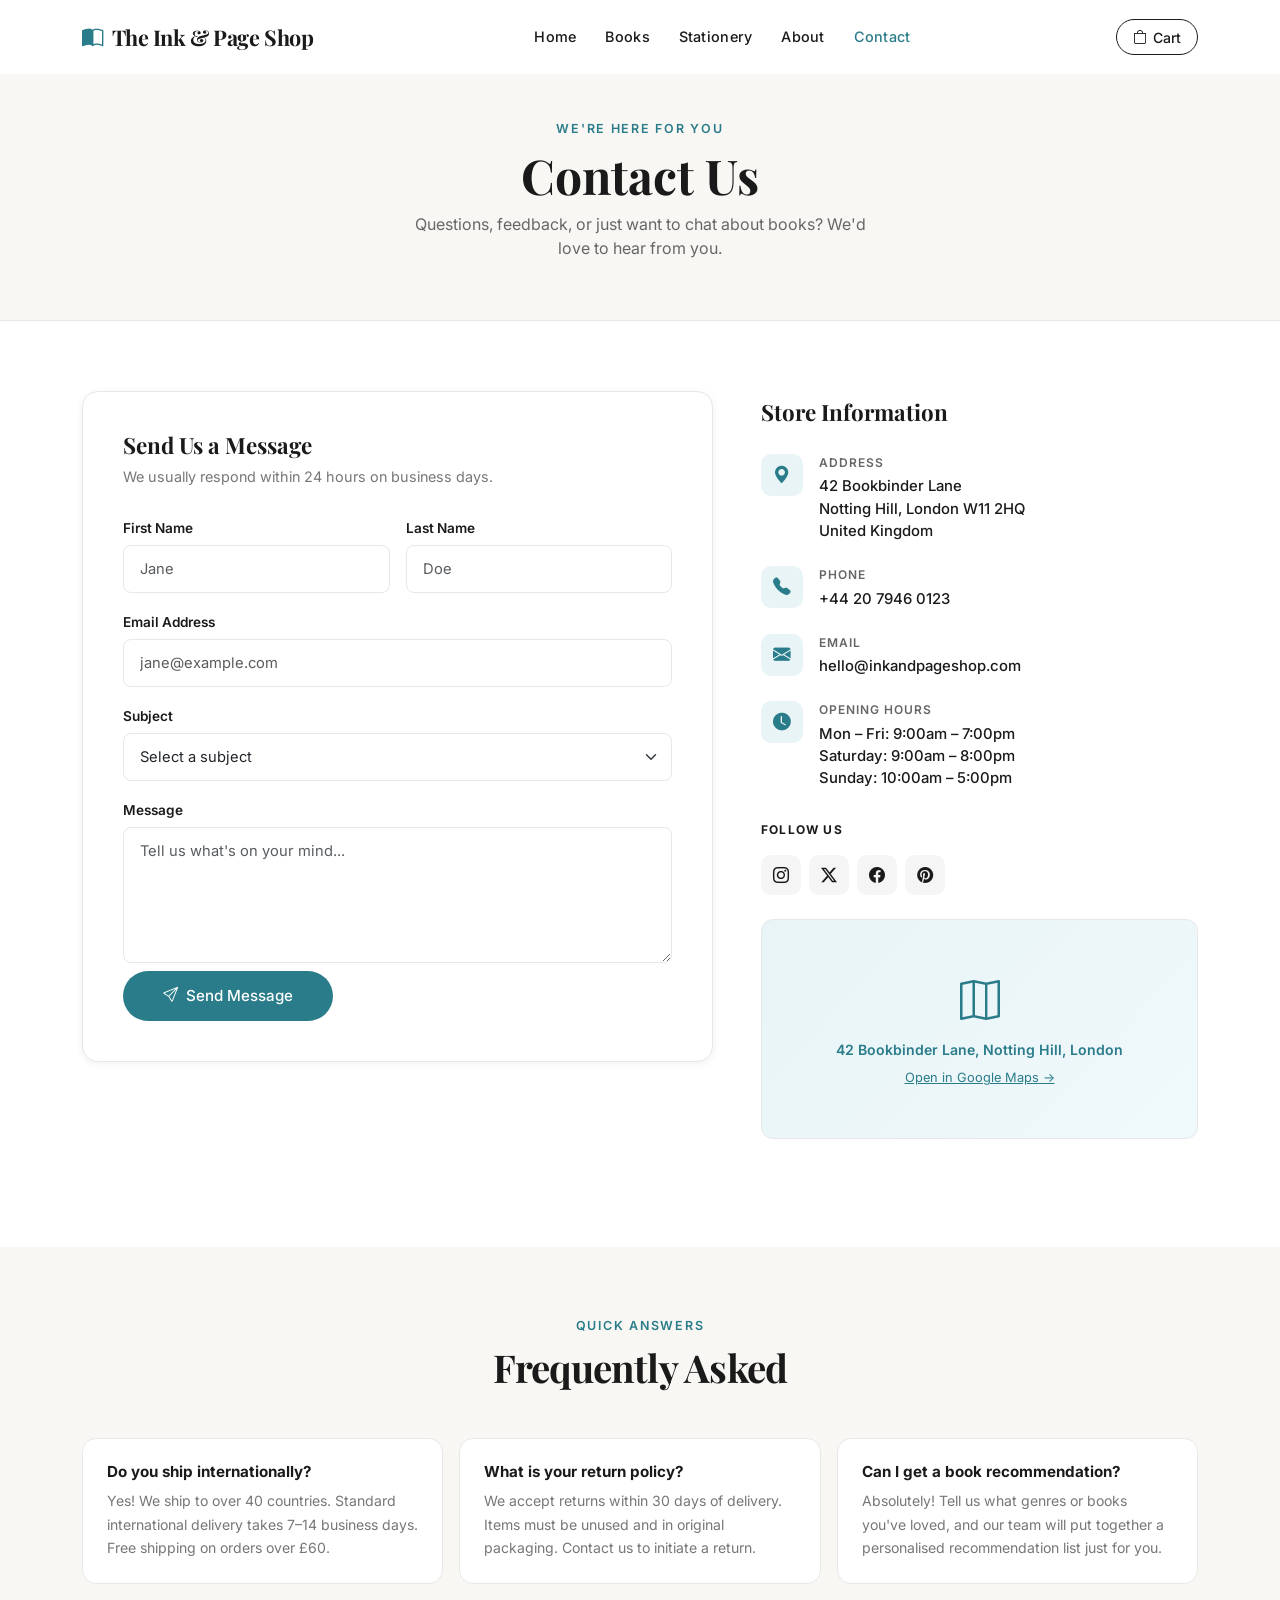
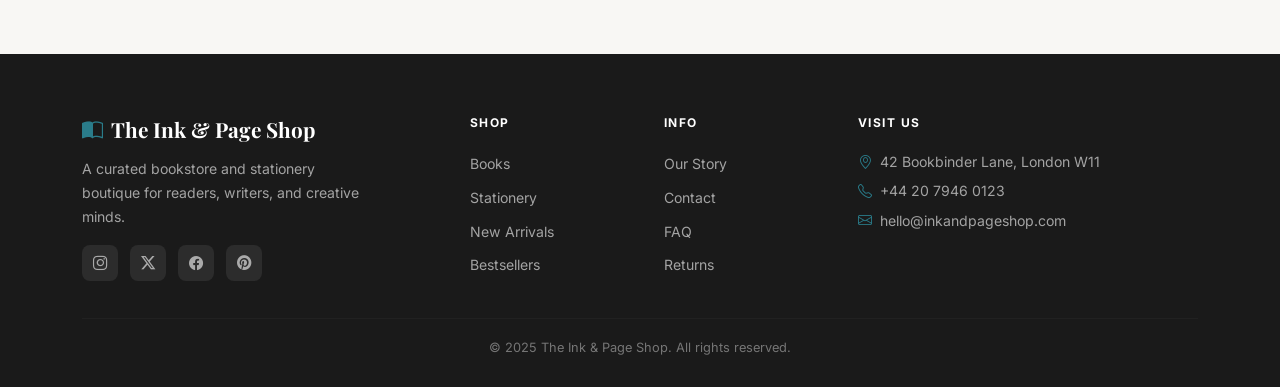
<file: contact.html>
<!DOCTYPE html>
<html lang="en">

<head>
    <meta charset="UTF-8" />
    <meta name="viewport" content="width=device-width, initial-scale=1.0" />
    <title>Contact — The Ink &amp; Page Shop</title>
    <meta name="description" content="Get in touch with The Ink &amp; Page Shop. We'd love to hear from you." />
    <link rel="icon" href="assets/favicon.ico" />
    <link href="https://cdn.jsdelivr.net/npm/bootstrap@5.3.2/dist/css/bootstrap.min.css" rel="stylesheet" />
    <link href="https://cdn.jsdelivr.net/npm/bootstrap-icons@1.11.3/font/bootstrap-icons.min.css" rel="stylesheet" />
    <link href="css/style.css" rel="stylesheet" />
</head>

<body class="navbar-light-page">

    <!-- ===== NAVBAR ===== -->
    <nav class="navbar navbar-expand-lg fixed-top" id="main-navbar">
        <div class="container">
            <a class="navbar-brand" href="index.html">
                <i class="bi bi-book-half me-2 icon-teal"></i>The Ink &amp; Page Shop
            </a>
            <button class="navbar-toggler border-0" type="button" data-bs-toggle="collapse" data-bs-target="#navMenu">
                <span class="navbar-toggler-icon"></span>
            </button>
            <div class="collapse navbar-collapse" id="navMenu">
                <ul class="navbar-nav mx-auto">
                    <li class="nav-item"><a class="nav-link" href="index.html">Home</a></li>
                    <li class="nav-item"><a class="nav-link" href="books.html">Books</a></li>
                    <li class="nav-item"><a class="nav-link" href="stationery.html">Stationery</a></li>
                    <li class="nav-item"><a class="nav-link" href="about.html">About</a></li>
                    <li class="nav-item"><a class="nav-link active" href="contact.html">Contact</a></li>
                </ul>
                <button class="cart-btn" data-bs-toggle="offcanvas" data-bs-target="#cartPanel">
                    <i class="bi bi-bag"></i>
                    <span>Cart</span>
                    <span class="cart-badge" style="display:none;">0</span>
                </button>
            </div>
        </div>
    </nav>

    <!-- ===== PAGE HEADER ===== -->
    <div class="page-header">
        <span class="section-label">We're Here for You</span>
        <h1>Contact Us</h1>
        <p>Questions, feedback, or just want to chat about books? We'd love to hear from you.</p>
    </div>

    <!-- ===== CONTACT SECTION ===== -->
    <section class="section-contact">
        <div class="container">
            <div class="row g-5 align-items-start">

                <!-- Contact Form -->
                <div class="col-lg-7 fade-up">
                    <div class="contact-form-wrap">
                        <h3 class="section-h3">Send Us a Message</h3>
                        <p style="color:#777;font-size:0.9rem;margin-bottom:1.75rem;">We usually respond within 24 hours
                            on business days.</p>

                        <form id="contact-form" novalidate>
                            <div class="row g-3">

                                <div class="col-sm-6">
                                    <label class="form-label" for="fname">First Name</label>
                                    <input type="text" class="form-control" id="fname" placeholder="Jane" required
                                        minlength="2">
                                    <div class="invalid-feedback">Please enter your first name.</div>
                                </div>

                                <div class="col-sm-6">
                                    <label class="form-label" for="lname">Last Name</label>
                                    <input type="text" class="form-control" id="lname" placeholder="Doe" required
                                        minlength="2">
                                    <div class="invalid-feedback">Please enter your last name.</div>
                                </div>

                                <div class="col-12">
                                    <label class="form-label" for="email">Email Address</label>
                                    <input type="email" class="form-control" id="email" placeholder="jane@example.com"
                                        required>
                                    <div class="invalid-feedback">Please enter a valid email address.</div>
                                </div>

                                <div class="col-12">
                                    <label class="form-label" for="subject">Subject</label>
                                    <select class="form-select" id="subject" required>
                                        <option value="" disabled selected>Select a subject</option>
                                        <option>Order enquiry</option>
                                        <option>Product question</option>
                                        <option>Returns &amp; refunds</option>
                                        <option>Book recommendation</option>
                                        <option>Events &amp; workshops</option>
                                        <option>Other</option>
                                    </select>
                                    <div class="invalid-feedback">Please select a subject.</div>
                                </div>

                                <div class="col-12">
                                    <label class="form-label" for="message">Message</label>
                                    <textarea class="form-control" id="message" rows="5"
                                        placeholder="Tell us what's on your mind..." required minlength="20"
                                        style="resize:vertical;"></textarea>
                                    <div class="invalid-feedback">Please write a message (at least 20 characters).</div>
                                </div>

                                <div class="col-12 mt-2">
                                    <button type="submit" class="btn-teal"
                                        style="padding:0.85rem 2.5rem;font-size:0.95rem;">
                                        <i class="bi bi-send me-2"></i>Send Message
                                    </button>
                                </div>

                            </div>
                        </form>
                    </div>
                </div>

                <!-- Store Info -->
                <div class="col-lg-5 fade-up fade-up-delay-2">
                    <div style="padding:0.5rem 0;">

                        <h3 class="section-h3-spaced">Store Information</h3>

                        <div class="info-item">
                            <div class="info-icon"><i class="bi bi-geo-alt-fill"></i></div>
                            <div>
                                <div class="info-label">Address</div>
                                <div class="info-value">42 Bookbinder Lane<br>Notting Hill, London W11 2HQ<br>United
                                    Kingdom</div>
                            </div>
                        </div>

                        <div class="info-item">
                            <div class="info-icon"><i class="bi bi-telephone-fill"></i></div>
                            <div>
                                <div class="info-label">Phone</div>
                                <div class="info-value">+44 20 7946 0123</div>
                            </div>
                        </div>

                        <div class="info-item">
                            <div class="info-icon"><i class="bi bi-envelope-fill"></i></div>
                            <div>
                                <div class="info-label">Email</div>
                                <div class="info-value">hello@inkandpageshop.com</div>
                            </div>
                        </div>

                        <div class="info-item">
                            <div class="info-icon"><i class="bi bi-clock-fill"></i></div>
                            <div>
                                <div class="info-label">Opening Hours</div>
                                <div class="info-value">
                                    Mon – Fri: 9:00am – 7:00pm<br>
                                    Saturday: 9:00am – 8:00pm<br>
                                    Sunday: 10:00am – 5:00pm
                                </div>
                            </div>
                        </div>

                        <!-- Social Links -->
                        <div style="margin-top:2rem;">
                            <div class="follow-heading">Follow Us</div>
                            <div class="d-flex gap-2">
                                <a href="#" class="contact-social-btn"><i class="bi bi-instagram"></i></a>
                                <a href="#" class="contact-social-btn"><i class="bi bi-twitter-x"></i></a>
                                <a href="#" class="contact-social-btn"><i class="bi bi-facebook"></i></a>
                                <a href="#" class="contact-social-btn"><i class="bi bi-pinterest"></i></a>
                            </div>
                        </div>

                        <!-- Map Placeholder -->
                        <div class="map-placeholder">
                            <i class="bi bi-map"></i>
                            <span>42 Bookbinder Lane, Notting Hill, London</span>
                            <a href="https://maps.google.com" target="_blank">Open in Google Maps →</a>
                        </div>

                    </div>
                </div>

            </div>
        </div>
    </section>

    <!-- ===== FAQ TEASER ===== -->
    <section class="section-faq">
        <div class="container">
            <div class="text-center mb-5 fade-up">
                <span class="section-label">Quick Answers</span>
                <h2 class="section-title">Frequently Asked</h2>
            </div>
            <div class="row g-3 justify-content-center">
                <div class="col-md-6 col-lg-4 fade-up fade-up-delay-1">
                    <div class="faq-card">
                        <h6>Do you ship internationally?</h6>
                        <p>Yes! We ship to over 40 countries. Standard international delivery takes 7–14 business days.
                            Free shipping on orders over £60.</p>
                    </div>
                </div>
                <div class="col-md-6 col-lg-4 fade-up fade-up-delay-2">
                    <div class="faq-card">
                        <h6>What is your return policy?</h6>
                        <p>We accept returns within 30 days of delivery. Items must be unused and in original packaging.
                            Contact us to initiate a return.</p>
                    </div>
                </div>
                <div class="col-md-6 col-lg-4 fade-up fade-up-delay-3">
                    <div class="faq-card">
                        <h6>Can I get a book recommendation?</h6>
                        <p>Absolutely! Tell us what genres or books you've loved, and our team will put together a
                            personalised recommendation list just for you.</p>
                    </div>
                </div>
            </div>
        </div>
    </section>

    <!-- ===== FOOTER ===== -->
    <footer>
        <div class="container">
            <div class="row g-5">
                <div class="col-lg-4">
                    <div class="footer-brand"><i class="bi bi-book-half me-2 icon-teal"></i>The Ink &amp; Page Shop
                    </div>
                    <p class="footer-desc">A curated bookstore and stationery boutique for readers, writers, and
                        creative minds.</p>
                    <div class="footer-social mt-3">
                        <a href="#"><i class="bi bi-instagram"></i></a>
                        <a href="#"><i class="bi bi-twitter-x"></i></a>
                        <a href="#"><i class="bi bi-facebook"></i></a>
                        <a href="#"><i class="bi bi-pinterest"></i></a>
                    </div>
                </div>
                <div class="col-6 col-lg-2">
                    <div class="footer-heading">Shop</div>
                    <ul class="footer-links">
                        <li><a href="books.html">Books</a></li>
                        <li><a href="stationery.html">Stationery</a></li>
                        <li><a href="#">New Arrivals</a></li>
                        <li><a href="#">Bestsellers</a></li>
                    </ul>
                </div>
                <div class="col-6 col-lg-2">
                    <div class="footer-heading">Info</div>
                    <ul class="footer-links">
                        <li><a href="about.html">Our Story</a></li>
                        <li><a href="contact.html">Contact</a></li>
                        <li><a href="#">FAQ</a></li>
                        <li><a href="#">Returns</a></li>
                    </ul>
                </div>
                <div class="col-lg-4">
                    <div class="footer-heading">Visit Us</div>
                    <p class="footer-contact-item"><i class="bi bi-geo-alt me-2 icon-teal"></i>42 Bookbinder Lane,
                        London W11</p>
                    <p class="footer-contact-item"><i class="bi bi-telephone me-2 icon-teal"></i>+44 20 7946 0123</p>
                    <p class="footer-contact-item"><i class="bi bi-envelope me-2 icon-teal"></i>hello@inkandpageshop.com
                    </p>
                </div>
            </div>
            <hr class="footer-divider" />
            <p class="footer-copy text-center mb-0">© 2025 The Ink &amp; Page Shop. All rights reserved.</p>
        </div>
    </footer>

    <!-- Cart Offcanvas -->
    <div class="offcanvas offcanvas-end" tabindex="-1" id="cartPanel" style="width:380px;max-width:96vw;">
        <div class="offcanvas-header border-bottom">
            <h5 class="offcanvas-title"><i class="bi bi-bag me-2 icon-teal"></i>Your Cart</h5>
            <button type="button" class="btn-close" data-bs-dismiss="offcanvas"></button>
        </div>
        <div class="offcanvas-body" style="padding:0 1.25rem;overflow-y:auto;">
            <div id="cart-items-container"></div>
        </div>
        <div id="cart-footer" class="cart-footer" style="padding:1.25rem;display:none;">
            <div class="cart-subtotal">
                <span class="cart-subtotal-label">Subtotal</span>
                <span class="cart-subtotal-value" id="cart-subtotal">$0.00</span>
            </div>
            <button id="checkout-btn" class="btn-teal w-100 mb-2">
                <i class="bi bi-credit-card me-2"></i>Proceed to Checkout
            </button>
            <button class="btn-outline-dark-custom w-100" style="font-size:0.82rem;padding:0.55rem 1rem;"
                data-bs-dismiss="offcanvas">Continue Shopping</button>
        </div>
    </div>

    <script src="https://cdn.jsdelivr.net/npm/bootstrap@5.3.2/dist/js/bootstrap.bundle.min.js"></script>
    <script src="js/app.js"></script>
</body>

</html>
</file>
<file: css/style.css>
/* ===== GOOGLE FONTS ===== */
@import url('https://fonts.googleapis.com/css2?family=Playfair+Display:wght@400;500;600;700&family=Inter:wght@300;400;500;600&display=swap');

/* ===== CSS VARIABLES ===== */
:root {
  --teal: #2a7c8a;
  --teal-dark: #1f5f6b;
  --teal-light: #e8f4f6;
  --white: #ffffff;
  --off-white: #f8f7f4;
  --light-gray: #f5f5f5;
  --mid-gray: #e8e8e8;
  --text-dark: #1a1a1a;
  --text-muted: #666666;
  --shadow-sm: 0 2px 8px rgba(0,0,0,0.06);
  --shadow-md: 0 6px 24px rgba(0,0,0,0.10);
  --shadow-lg: 0 12px 40px rgba(0,0,0,0.14);
  --transition: all 0.3s ease;
}

/* ===== BASE ===== */
* { box-sizing: border-box; }

body {
  font-family: 'Inter', sans-serif;
  color: var(--text-dark);
  background: var(--white);
  overflow-x: hidden;
}

h1, h2, h3, h4, h5 {
  font-family: 'Playfair Display', serif;
}

a { text-decoration: none; color: inherit; }
img { max-width: 100%; }

/* ===== NAVBAR ===== */
.navbar {
  transition: var(--transition);
  padding: 1rem 0;
  background: transparent !important;
}

.navbar.scrolled {
  background: var(--white) !important;
  box-shadow: var(--shadow-sm);
  padding: 0.6rem 0;
}

.navbar-brand {
  font-family: 'Playfair Display', serif;
  font-size: 1.35rem;
  font-weight: 700;
  color: var(--text-dark) !important;
  letter-spacing: -0.02em;
}

.navbar-nav .nav-link {
  font-size: 0.9rem;
  font-weight: 500;
  color: var(--text-dark) !important;
  padding: 0.4rem 0.9rem !important;
  transition: color 0.2s;
  letter-spacing: 0.02em;
}

.navbar-nav .nav-link:hover,
.navbar-nav .nav-link.active {
  color: var(--teal) !important;
}

.cart-btn {
  position: relative;
  background: none;
  border: 1.5px solid var(--text-dark);
  border-radius: 50px;
  padding: 0.4rem 1rem;
  cursor: pointer;
  display: flex;
  align-items: center;
  gap: 0.4rem;
  font-size: 0.88rem;
  font-weight: 500;
  transition: var(--transition);
  color: var(--text-dark);
}

.cart-btn:hover {
  background: var(--text-dark);
  color: var(--white);
}

.cart-badge {
  background: var(--teal);
  color: white;
  border-radius: 50%;
  width: 20px;
  height: 20px;
  font-size: 0.72rem;
  display: flex;
  align-items: center;
  justify-content: center;
  font-weight: 600;
  min-width: 20px;
}

/* Transparent navbar on white pages */
.navbar-light-page .navbar {
  background: var(--white) !important;
}

/* ===== HERO SECTION ===== */
.hero {
  min-height: 100vh;
  background: linear-gradient(135deg, var(--off-white) 0%, var(--teal-light) 100%);
  display: flex;
  align-items: center;
  position: relative;
  overflow: hidden;
}

.hero::before {
  content: '';
  position: absolute;
  top: -10%;
  right: -5%;
  width: 45vw;
  height: 80vh;
  background: radial-gradient(ellipse, rgba(42,124,138,0.1) 0%, transparent 70%);
  pointer-events: none;
}

.hero-headline {
  font-size: clamp(2.6rem, 5vw, 4.2rem);
  font-weight: 700;
  line-height: 1.12;
  letter-spacing: -0.03em;
  color: var(--text-dark);
}

.hero-headline span {
  color: var(--teal);
}

.hero-subtext {
  font-size: 1.1rem;
  color: var(--text-muted);
  max-width: 480px;
  line-height: 1.7;
  font-weight: 400;
}

.hero-visual {
  position: relative;
}

.hero-book-stack {
  display: grid;
  grid-template-columns: 1fr 1fr;
  gap: 1rem;
}

.hero-book-stack img {
  border-radius: 14px;
  box-shadow: var(--shadow-md);
  transition: transform 0.4s ease;
  height: 200px;
  width: 100%;
  object-fit: cover;
}

.hero-book-stack img:hover {
  transform: translateY(-6px);
}

.hero-book-stack img:nth-child(1) { margin-top: 2rem; }
.hero-book-stack img:nth-child(3) { margin-top: -2rem; }

/* ===== BUTTONS ===== */
.btn-teal {
  background: var(--teal);
  color: white;
  border: none;
  border-radius: 50px;
  padding: 0.75rem 1.8rem;
  font-size: 0.92rem;
  font-weight: 500;
  transition: var(--transition);
  font-family: 'Inter', sans-serif;
  cursor: pointer;
}

.btn-teal:hover {
  background: var(--teal-dark);
  color: white;
  transform: translateY(-2px);
  box-shadow: 0 8px 24px rgba(42,124,138,0.35);
}

.btn-outline-dark-custom {
  background: transparent;
  color: var(--text-dark);
  border: 1.5px solid var(--text-dark);
  border-radius: 50px;
  padding: 0.75rem 1.8rem;
  font-size: 0.92rem;
  font-weight: 500;
  transition: var(--transition);
  font-family: 'Inter', sans-serif;
  cursor: pointer;
}

.btn-outline-dark-custom:hover {
  background: var(--text-dark);
  color: var(--white);
  transform: translateY(-2px);
}

/* ===== SECTION TITLES ===== */
.section-label {
  font-size: 0.78rem;
  font-weight: 600;
  letter-spacing: 0.14em;
  text-transform: uppercase;
  color: var(--teal);
  display: block;
  margin-bottom: 0.5rem;
}

.section-title {
  font-size: clamp(1.8rem, 3vw, 2.6rem);
  font-weight: 700;
  color: var(--text-dark);
  letter-spacing: -0.02em;
  line-height: 1.2;
}

.section-subtitle {
  color: var(--text-muted);
  font-size: 1rem;
  max-width: 520px;
  line-height: 1.7;
}

/* ===== CAROUSEL ===== */
.featured-carousel-section {
  background: var(--light-gray);
  padding: 80px 0;
}

.carousel-card {
  background: var(--white);
  border-radius: 16px;
  overflow: hidden;
  box-shadow: var(--shadow-sm);
  display: flex;
  align-items: stretch;
  min-height: 380px;
}

.carousel-card-img {
  width: 300px;
  min-width: 300px;
  object-fit: cover;
}

.carousel-card-body {
  padding: 3rem;
  display: flex;
  flex-direction: column;
  justify-content: center;
}

.carousel-card-type {
  font-size: 0.75rem;
  font-weight: 600;
  letter-spacing: 0.12em;
  text-transform: uppercase;
  color: var(--teal);
  margin-bottom: 0.75rem;
}

.carousel-card-title {
  font-size: 1.8rem;
  font-weight: 700;
  margin-bottom: 0.5rem;
  color: var(--text-dark);
}

.carousel-card-sub {
  color: var(--text-muted);
  margin-bottom: 1.2rem;
  font-size: 0.95rem;
}

.carousel-card-desc {
  font-size: 0.9rem;
  color: var(--text-muted);
  line-height: 1.6;
  margin-bottom: 1.2rem;
}

.carousel-card-price {
  font-size: 1.5rem;
  font-weight: 700;
  color: var(--teal);
  margin-bottom: 1.5rem;
  font-family: 'Playfair Display', serif;
}

.carousel-control-prev-icon,
.carousel-control-next-icon {
  filter: invert(1) brightness(0);
}

.carousel-control-prev,
.carousel-control-next {
  width: 44px;
  height: 44px;
  background: var(--white);
  border-radius: 50%;
  top: 50%;
  transform: translateY(-50%);
  box-shadow: var(--shadow-sm);
  opacity: 1 !important;
}

.carousel-control-prev { left: -22px; }
.carousel-control-next { right: -22px; }

/* ===== PRODUCT CARDS ===== */
.product-card {
  background: var(--white);
  border-radius: 14px;
  overflow: hidden;
  box-shadow: var(--shadow-sm);
  transition: var(--transition);
  border: 1px solid var(--mid-gray);
  height: 100%;
  display: flex;
  flex-direction: column;
}

.product-card:hover {
  transform: translateY(-6px);
  box-shadow: var(--shadow-md);
}

.product-card-img-wrap {
  overflow: hidden;
  height: 220px;
  background: var(--light-gray);
}

.product-card-img-wrap img {
  width: 100%;
  height: 100%;
  object-fit: cover;
  transition: transform 0.4s ease;
}

.product-card:hover .product-card-img-wrap img {
  transform: scale(1.05);
}

.product-card-body {
  padding: 1.25rem;
  flex: 1;
  display: flex;
  flex-direction: column;
}

.product-card-label {
  font-size: 0.72rem;
  font-weight: 600;
  letter-spacing: 0.1em;
  text-transform: uppercase;
  color: var(--teal);
  margin-bottom: 0.35rem;
}

.product-card-title {
  font-size: 1rem;
  font-weight: 600;
  color: var(--text-dark);
  margin-bottom: 0.2rem;
  line-height: 1.4;
}

.product-card-author {
  font-size: 0.82rem;
  color: var(--text-muted);
  margin-bottom: 0.6rem;
}

.product-card-desc {
  font-size: 0.83rem;
  color: var(--text-muted);
  margin-bottom: 0.6rem;
  line-height: 1.5;
}

.product-card-stars {
  color: #f4a917;
  font-size: 0.82rem;
  margin-bottom: 0.6rem;
}

.product-card-price {
  font-size: 1.15rem;
  font-weight: 700;
  color: var(--text-dark);
  margin-bottom: 1rem;
  margin-top: auto;
  font-family: 'Playfair Display', serif;
}

.btn-add-cart {
  width: 100%;
  padding: 0.6rem 1rem;
  background: var(--text-dark);
  color: var(--white);
  border: none;
  border-radius: 8px;
  font-size: 0.85rem;
  font-weight: 500;
  cursor: pointer;
  transition: var(--transition);
  font-family: 'Inter', sans-serif;
}

.btn-add-cart:hover {
  background: var(--teal);
  transform: translateY(-1px);
}

.btn-add-cart.added {
  background: var(--teal);
}

/* ===== FILTER TABS ===== */
.filter-tabs {
  display: flex;
  flex-wrap: wrap;
  gap: 0.5rem;
  margin-bottom: 2.5rem;
}

.filter-tab {
  padding: 0.5rem 1.2rem;
  border-radius: 50px;
  border: 1.5px solid var(--mid-gray);
  background: var(--white);
  font-size: 0.85rem;
  font-weight: 500;
  cursor: pointer;
  transition: var(--transition);
  color: var(--text-muted);
}

.filter-tab:hover,
.filter-tab.active {
  background: var(--teal);
  border-color: var(--teal);
  color: var(--white);
}

/* ===== TESTIMONIALS ===== */
.testimonials-section {
  background: var(--off-white);
  padding: 90px 0;
}

.testimonial-card {
  background: var(--white);
  border-radius: 16px;
  padding: 2rem;
  box-shadow: var(--shadow-sm);
  height: 100%;
  position: relative;
  border: 1px solid var(--mid-gray);
}

.testimonial-quote {
  font-size: 3rem;
  color: var(--teal);
  line-height: 1;
  font-family: 'Playfair Display', serif;
  margin-bottom: 0.5rem;
}

.testimonial-text {
  font-size: 0.95rem;
  color: var(--text-muted);
  line-height: 1.75;
  margin-bottom: 1.5rem;
  font-style: italic;
}

.testimonial-author {
  display: flex;
  align-items: center;
  gap: 0.75rem;
}

.testimonial-avatar {
  width: 42px;
  height: 42px;
  border-radius: 50%;
  object-fit: cover;
  background: var(--teal-light);
  display: flex;
  align-items: center;
  justify-content: center;
  font-size: 1.1rem;
  flex-shrink: 0;
}

.testimonial-name {
  font-weight: 600;
  font-size: 0.9rem;
  color: var(--text-dark);
}

.testimonial-role {
  font-size: 0.78rem;
  color: var(--text-muted);
}

.stars-gold { color: #f4a917; font-size: 0.85rem; }

/* ===== NEWSLETTER ===== */
.newsletter-section {
  background: var(--teal);
  padding: 70px 0;
  color: var(--white);
}

.newsletter-title {
  font-size: clamp(1.6rem, 3vw, 2.2rem);
  font-weight: 700;
  color: var(--white);
  margin-bottom: 0.5rem;
}

.newsletter-sub {
  color: rgba(255,255,255,0.8);
  font-size: 1rem;
  margin-bottom: 2rem;
}

.newsletter-form {
  display: flex;
  max-width: 440px;
  gap: 0;
  border-radius: 50px;
  overflow: hidden;
  box-shadow: 0 4px 20px rgba(0,0,0,0.2);
}

.newsletter-form input {
  flex: 1;
  padding: 0.85rem 1.4rem;
  border: none;
  font-size: 0.92rem;
  outline: none;
  font-family: 'Inter', sans-serif;
  background: white;
}

.newsletter-form button {
  padding: 0.85rem 1.6rem;
  background: var(--text-dark);
  color: white;
  border: none;
  font-size: 0.9rem;
  font-weight: 600;
  cursor: pointer;
  transition: background 0.2s;
  font-family: 'Inter', sans-serif;
  white-space: nowrap;
}

.newsletter-form button:hover { background: #333; }

/* ===== PAGE HEADER ===== */
.page-header {
  background: var(--off-white);
  padding: 120px 0 60px;
  text-align: center;
  border-bottom: 1px solid var(--mid-gray);
}

.page-header h1 {
  font-size: clamp(2rem, 4vw, 3rem);
  font-weight: 700;
  color: var(--text-dark);
  margin-bottom: 0.5rem;
}

.page-header p {
  color: var(--text-muted);
  font-size: 1rem;
  max-width: 480px;
  margin: 0 auto;
}

/* ===== PAGINATION ===== */
.pagination .page-link {
  color: var(--text-dark);
  border-color: var(--mid-gray);
  padding: 0.5rem 0.9rem;
  font-size: 0.88rem;
}

.pagination .page-item.active .page-link {
  background: var(--teal);
  border-color: var(--teal);
  color: white;
}

.pagination .page-link:hover {
  background: var(--teal-light);
  color: var(--teal);
}

/* ===== ABOUT PAGE ===== */
.parallax-hero {
  min-height: 480px;
  background-image: url('https://images.unsplash.com/photo-1507842217343-583bb7270b66?w=1600&q=80');
  background-attachment: fixed;
  background-size: cover;
  background-position: center;
  display: flex;
  align-items: center;
  justify-content: center;
  position: relative;
}

.parallax-hero::after {
  content: '';
  position: absolute;
  inset: 0;
  background: rgba(26,26,26,0.55);
}

.parallax-hero-content {
  position: relative;
  z-index: 2;
  text-align: center;
  color: white;
}

.parallax-hero-content h1 {
  font-size: clamp(2.6rem, 6vw, 4.5rem);
  font-weight: 700;
  color: white;
  letter-spacing: -0.02em;
}

.parallax-hero-content p {
  font-size: 1.1rem;
  color: rgba(255,255,255,0.85);
  max-width: 480px;
  margin: 0 auto;
}

.timeline {
  position: relative;
  padding-left: 1.5rem;
}

.timeline::before {
  content: '';
  position: absolute;
  left: 6px;
  top: 0;
  bottom: 0;
  width: 2px;
  background: var(--mid-gray);
}

.timeline-item {
  position: relative;
  padding-left: 2rem;
  padding-bottom: 2rem;
}

.timeline-item::before {
  content: '';
  position: absolute;
  left: -1px;
  top: 4px;
  width: 14px;
  height: 14px;
  border-radius: 50%;
  background: var(--teal);
  border: 2px solid white;
  box-shadow: 0 0 0 3px var(--teal-light);
}

.timeline-year {
  font-size: 0.75rem;
  font-weight: 700;
  letter-spacing: 0.1em;
  text-transform: uppercase;
  color: var(--teal);
  margin-bottom: 0.25rem;
}

.timeline-desc {
  font-size: 0.93rem;
  color: var(--text-muted);
  line-height: 1.6;
}

.value-card {
  background: var(--white);
  border-radius: 16px;
  padding: 2.2rem 1.8rem;
  text-align: center;
  border: 1px solid var(--mid-gray);
  transition: var(--transition);
  height: 100%;
}

.value-card:hover {
  box-shadow: var(--shadow-md);
  transform: translateY(-4px);
  border-color: var(--teal-light);
}

.value-icon {
  width: 64px;
  height: 64px;
  background: var(--teal-light);
  border-radius: 50%;
  display: flex;
  align-items: center;
  justify-content: center;
  margin: 0 auto 1.25rem;
  font-size: 1.5rem;
  color: var(--teal);
}

/* ===== CONTACT PAGE ===== */
.contact-form-wrap {
  background: var(--white);
  border-radius: 16px;
  padding: 2.5rem;
  box-shadow: var(--shadow-sm);
  border: 1px solid var(--mid-gray);
}

.form-control, .form-select {
  border-color: var(--mid-gray);
  border-radius: 8px;
  padding: 0.75rem 1rem;
  font-size: 0.92rem;
  font-family: 'Inter', sans-serif;
  transition: var(--transition);
}

.form-control:focus, .form-select:focus {
  border-color: var(--teal);
  box-shadow: 0 0 0 3px rgba(42,124,138,0.12);
}

.form-label {
  font-size: 0.85rem;
  font-weight: 600;
  color: var(--text-dark);
  margin-bottom: 0.4rem;
}

.info-item {
  display: flex;
  align-items: flex-start;
  gap: 1rem;
  margin-bottom: 1.5rem;
}

.info-icon {
  width: 42px;
  height: 42px;
  background: var(--teal-light);
  border-radius: 10px;
  display: flex;
  align-items: center;
  justify-content: center;
  color: var(--teal);
  font-size: 1.1rem;
  flex-shrink: 0;
}

.info-label {
  font-size: 0.75rem;
  font-weight: 600;
  letter-spacing: 0.08em;
  text-transform: uppercase;
  color: var(--text-muted);
  margin-bottom: 0.2rem;
}

.info-value {
  font-size: 0.93rem;
  color: var(--text-dark);
  font-weight: 500;
}

.map-embed {
  border-radius: 12px;
  overflow: hidden;
  border: 1px solid var(--mid-gray);
}

/* ===== CART OFFCANVAS ===== */
.offcanvas-title {
  font-family: 'Playfair Display', serif;
  font-size: 1.3rem;
  font-weight: 700;
}

.cart-item {
  display: flex;
  align-items: center;
  gap: 0.75rem;
  padding: 0.9rem 0;
  border-bottom: 1px solid var(--mid-gray);
}

.cart-item-img {
  width: 56px;
  height: 70px;
  object-fit: cover;
  border-radius: 6px;
  background: var(--light-gray);
  flex-shrink: 0;
}

.cart-item-info { flex: 1; min-width: 0; }

.cart-item-name {
  font-size: 0.88rem;
  font-weight: 600;
  color: var(--text-dark);
  white-space: nowrap;
  overflow: hidden;
  text-overflow: ellipsis;
}

.cart-item-price {
  font-size: 0.85rem;
  color: var(--teal);
  font-weight: 600;
}

.qty-controls {
  display: flex;
  align-items: center;
  gap: 0.4rem;
  margin-top: 0.3rem;
}

.qty-btn {
  width: 26px;
  height: 26px;
  border: 1.5px solid var(--mid-gray);
  border-radius: 6px;
  background: none;
  cursor: pointer;
  font-size: 0.9rem;
  display: flex;
  align-items: center;
  justify-content: center;
  transition: var(--transition);
  color: var(--text-dark);
}

.qty-btn:hover {
  border-color: var(--teal);
  color: var(--teal);
}

.qty-value {
  font-size: 0.88rem;
  font-weight: 600;
  min-width: 20px;
  text-align: center;
}

.cart-remove {
  background: none;
  border: none;
  cursor: pointer;
  color: var(--text-muted);
  font-size: 1.1rem;
  padding: 0.2rem;
  transition: color 0.2s;
}

.cart-remove:hover { color: #dc3545; }

.cart-empty {
  text-align: center;
  padding: 3rem 1rem;
  color: var(--text-muted);
}

.cart-empty-icon { font-size: 3rem; margin-bottom: 1rem; }

.cart-footer {
  border-top: 2px solid var(--mid-gray);
  padding-top: 1.25rem;
}

.cart-subtotal {
  display: flex;
  justify-content: space-between;
  align-items: center;
  margin-bottom: 1rem;
}

.cart-subtotal-label {
  font-size: 0.88rem;
  color: var(--text-muted);
  font-weight: 500;
}

.cart-subtotal-value {
  font-size: 1.3rem;
  font-weight: 700;
  font-family: 'Playfair Display', serif;
  color: var(--text-dark);
}

/* ===== FOOTER ===== */
footer {
  background: var(--text-dark);
  color: rgba(255,255,255,0.75);
  padding: 60px 0 30px;
}

.footer-brand {
  font-family: 'Playfair Display', serif;
  font-size: 1.3rem;
  font-weight: 700;
  color: var(--white);
  margin-bottom: 0.75rem;
}

.footer-desc {
  font-size: 0.88rem;
  line-height: 1.7;
  color: rgba(255,255,255,0.6);
  max-width: 280px;
}

.footer-heading {
  font-size: 0.75rem;
  font-weight: 700;
  letter-spacing: 0.12em;
  text-transform: uppercase;
  color: var(--white);
  margin-bottom: 1.2rem;
}

.footer-links {
  list-style: none;
  padding: 0;
  margin: 0;
}

.footer-links li {
  margin-bottom: 0.6rem;
}

.footer-links a {
  font-size: 0.88rem;
  color: rgba(255,255,255,0.6);
  transition: color 0.2s;
}

.footer-links a:hover { color: var(--white); }

.footer-contact-item {
  font-size: 0.88rem;
  color: rgba(255,255,255,0.6);
  margin-bottom: 0.5rem;
}

.footer-divider {
  border-color: rgba(255,255,255,0.12);
  margin: 2rem 0 1.2rem;
}

.footer-copy {
  font-size: 0.8rem;
  color: rgba(255,255,255,0.4);
}

.footer-social {
  display: flex;
  gap: 0.75rem;
}

.footer-social a {
  width: 36px;
  height: 36px;
  border-radius: 8px;
  background: rgba(255,255,255,0.08);
  display: flex;
  align-items: center;
  justify-content: center;
  color: rgba(255,255,255,0.6);
  font-size: 0.9rem;
  transition: var(--transition);
}

.footer-social a:hover {
  background: var(--teal);
  color: white;
}

/* ===== SCROLL ANIMATIONS ===== */
.fade-up {
  opacity: 0;
  transform: translateY(30px);
  transition: opacity 0.65s ease, transform 0.65s ease;
}

.fade-up.visible {
  opacity: 1;
  transform: translateY(0);
}

.fade-up-delay-1 { transition-delay: 0.1s; }
.fade-up-delay-2 { transition-delay: 0.2s; }
.fade-up-delay-3 { transition-delay: 0.3s; }

/* ===== TOAST NOTIFICATION ===== */
.cart-toast {
  position: fixed;
  bottom: 2rem;
  right: 2rem;
  background: var(--text-dark);
  color: white;
  padding: 0.85rem 1.5rem;
  border-radius: 50px;
  font-size: 0.88rem;
  font-weight: 500;
  z-index: 9999;
  box-shadow: var(--shadow-lg);
  transform: translateY(100px);
  opacity: 0;
  transition: all 0.35s cubic-bezier(0.34,1.56,0.64,1);
  display: flex;
  align-items: center;
  gap: 0.5rem;
  pointer-events: none;
}

.cart-toast.show {
  transform: translateY(0);
  opacity: 1;
}

/* ===== HERO STATS ===== */
.hero-stat-number {
  font-family: 'Playfair Display', serif;
  font-size: 1.6rem;
  font-weight: 700;
  color: var(--text-dark);
}

.hero-stat-label {
  font-size: 0.8rem;
  color: var(--text-muted);
  font-weight: 500;
}

.hero-stat-divider {
  width: 1px;
  background: var(--mid-gray);
  align-self: stretch;
}

/* ===== REVIEW COUNT ===== */
.review-count {
  color: #999;
  font-size: 0.78rem;
}

/* ===== SECTION LAYOUT HELPERS ===== */
.section-white {
  padding: 90px 0;
  background: var(--white);
}

.section-off-white {
  padding: 90px 0;
  background: var(--off-white);
}

.section-timeline {
  padding: 0 0 90px;
  background: var(--white);
}

.section-catalog {
  padding: 60px 0 90px;
  background: var(--white);
}

.section-contact {
  padding: 70px 0 100px;
  background: var(--white);
}

.section-faq {
  background: var(--off-white);
  padding: 70px 0;
}

.section-h3 {
  font-size: 1.4rem;
  font-weight: 700;
  margin-bottom: 0.4rem;
}

.section-h3-spaced {
  font-size: 1.4rem;
  font-weight: 700;
  margin-bottom: 1.75rem;
}

/* ===== ABOUT PAGE — STORY ===== */
.story-text {
  color: #555;
  line-height: 1.85;
  font-size: 1rem;
  margin-bottom: 1.25rem;
}

.story-text:last-child { margin-bottom: 0; }

.story-img-grid {
  display: grid;
  grid-template-columns: 1fr 1fr;
  gap: 1rem;
}

.story-grid-img {
  border-radius: 14px;
  height: 200px;
  width: 100%;
  object-fit: cover;
}

.story-grid-img:nth-child(1) { margin-top: 1.5rem; }
.story-grid-img:nth-child(4) { margin-top: -1.5rem; }

/* ===== VALUE CARDS ===== */
.value-card-title {
  font-size: 1.2rem;
  font-weight: 700;
  margin-bottom: 0.75rem;
}

.value-card-desc {
  color: var(--text-muted);
  font-size: 0.92rem;
  line-height: 1.7;
}

/* ===== TEAM SECTION ===== */
.team-card { text-align: center; }

.team-avatar {
  width: 130px;
  height: 130px;
  border-radius: 50%;
  object-fit: cover;
  margin-bottom: 1.2rem;
  box-shadow: 0 4px 20px rgba(0,0,0,0.1);
}

.team-name {
  font-size: 1.05rem;
  font-weight: 700;
  margin-bottom: 0.25rem;
}

.team-role {
  font-size: 0.8rem;
  color: var(--teal);
  font-weight: 600;
  letter-spacing: 0.06em;
  text-transform: uppercase;
  margin-bottom: 0.5rem;
}

.team-bio {
  font-size: 0.85rem;
  color: #777;
  line-height: 1.6;
}

/* ===== FAQ CARDS ===== */
.faq-card {
  background: var(--white);
  border-radius: 14px;
  padding: 1.5rem;
  border: 1px solid var(--mid-gray);
  height: 100%;
}

.faq-card h6 {
  font-size: 0.95rem;
  font-weight: 700;
  margin-bottom: 0.5rem;
}

.faq-card p {
  color: #777;
  font-size: 0.88rem;
  line-height: 1.65;
  margin: 0;
}

/* ===== CONTACT SOCIAL BUTTONS ===== */
.contact-social-btn {
  width: 40px;
  height: 40px;
  border-radius: 10px;
  background: var(--light-gray);
  display: flex;
  align-items: center;
  justify-content: center;
  color: var(--text-dark);
  font-size: 1rem;
  transition: var(--transition);
  text-decoration: none;
}

.contact-social-btn:hover {
  background: var(--teal);
  color: var(--white);
}

/* ===== MAP PLACEHOLDER ===== */
.map-placeholder {
  height: 220px;
  background: linear-gradient(135deg, var(--teal-light), #f0f9fb);
  display: flex;
  align-items: center;
  justify-content: center;
  flex-direction: column;
  gap: 0.5rem;
  color: var(--teal);
  border-radius: 12px;
  border: 1px solid var(--mid-gray);
  margin-top: 1.5rem;
}

.map-placeholder i { font-size: 2.5rem; }

.map-placeholder span {
  font-size: 0.88rem;
  font-weight: 600;
}

.map-placeholder a {
  font-size: 0.8rem;
  color: var(--teal);
  text-decoration: underline;
}

/* ===== ICON TEAL UTILITY ===== */
.icon-teal { color: var(--teal); }

/* ===== FOLLOW US HEADING ===== */
.follow-heading {
  font-size: 0.75rem;
  font-weight: 700;
  letter-spacing: 0.1em;
  text-transform: uppercase;
  color: var(--text-dark);
  margin-bottom: 1rem;
}

/* ===== KEYFRAMES ===== */
@keyframes fadeIn {
  from { opacity: 0; transform: translateY(10px); }
  to   { opacity: 1; transform: none; }
}

/* ===== RESPONSIVE ===== */
@media (max-width: 991.98px) {
  .hero { min-height: auto; padding: 120px 0 70px; }
  .hero-visual { margin-top: 3rem; }
  .carousel-card { flex-direction: column; }
  .carousel-card-img { width: 100%; min-width: unset; height: 240px; }
  .carousel-card-body { padding: 1.75rem; }
  .parallax-hero { background-attachment: scroll; }
}

@media (max-width: 767.98px) {
  .navbar-nav .nav-link { padding: 0.5rem 0.75rem !important; }
  .newsletter-form { flex-direction: column; border-radius: 12px; }
  .newsletter-form input { border-radius: 12px 12px 0 0; }
  .newsletter-form button { border-radius: 0 0 12px 12px; }
  .contact-form-wrap { padding: 1.5rem; }
}
</file>
